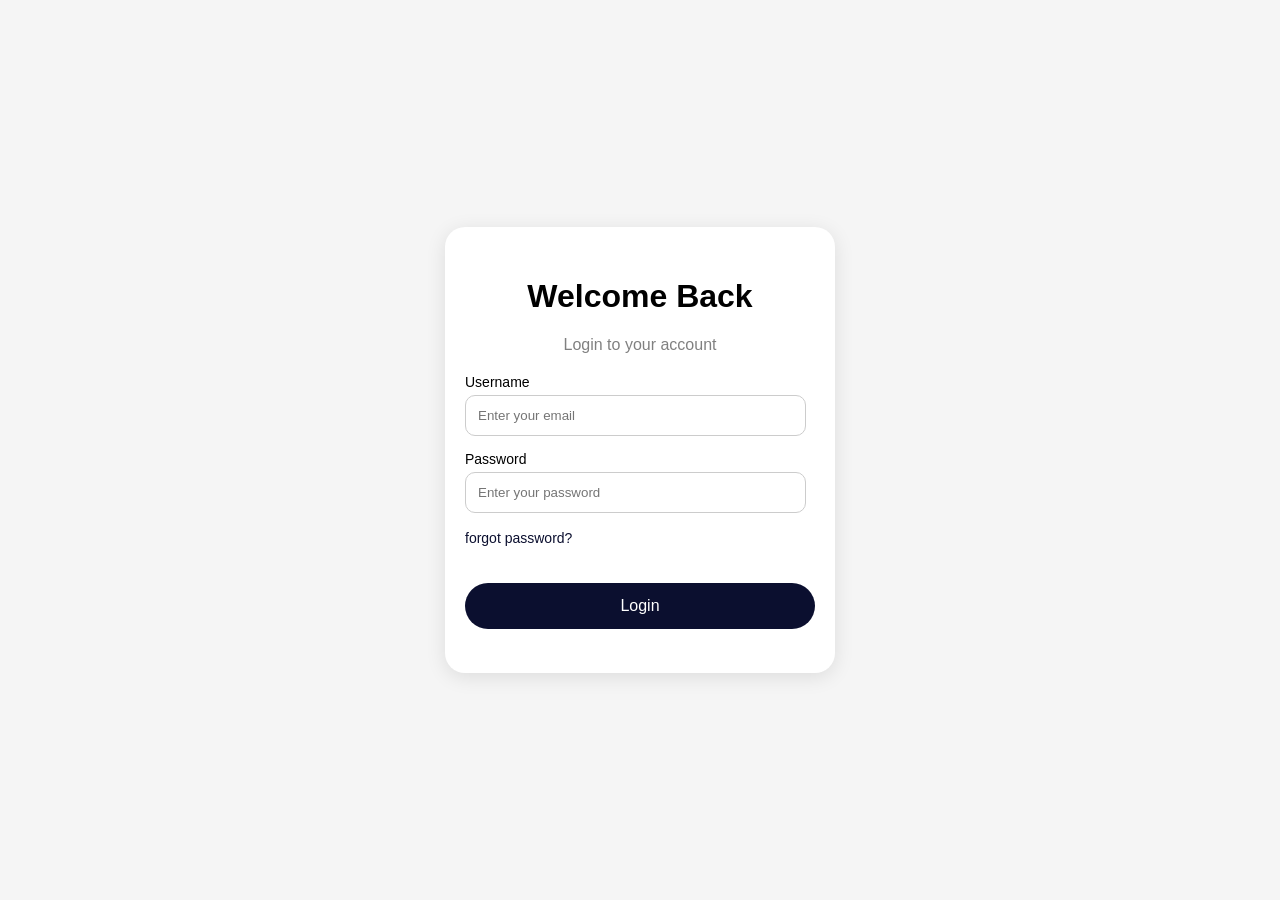
<file: login.html>
<!DOCTYPE html>
<html>
<head>
  <title>Login</title>
  <meta name="viewport" content="width=device-width, initial-scale=1.0">
  <link rel="stylesheet" href="style.css">
</head>
<body>

  <div class="container">
    <div class="card">

      <h1>Welcome Back</h1>
      <p class="subtitle">Login to your account</p>

      <label>Username</label>
      <input id="username" type="text" placeholder="Enter your email">

      <label>Password</label>
      <input id="password" type="password" placeholder="Enter your password">
      <p><a href="#">forgot password?</a></p>

      <button id="button">Login</button>
      <p id="message"></p>
    </div>
  </div>
  
</body>
<script src="login.js"></script>
</html>
</file>
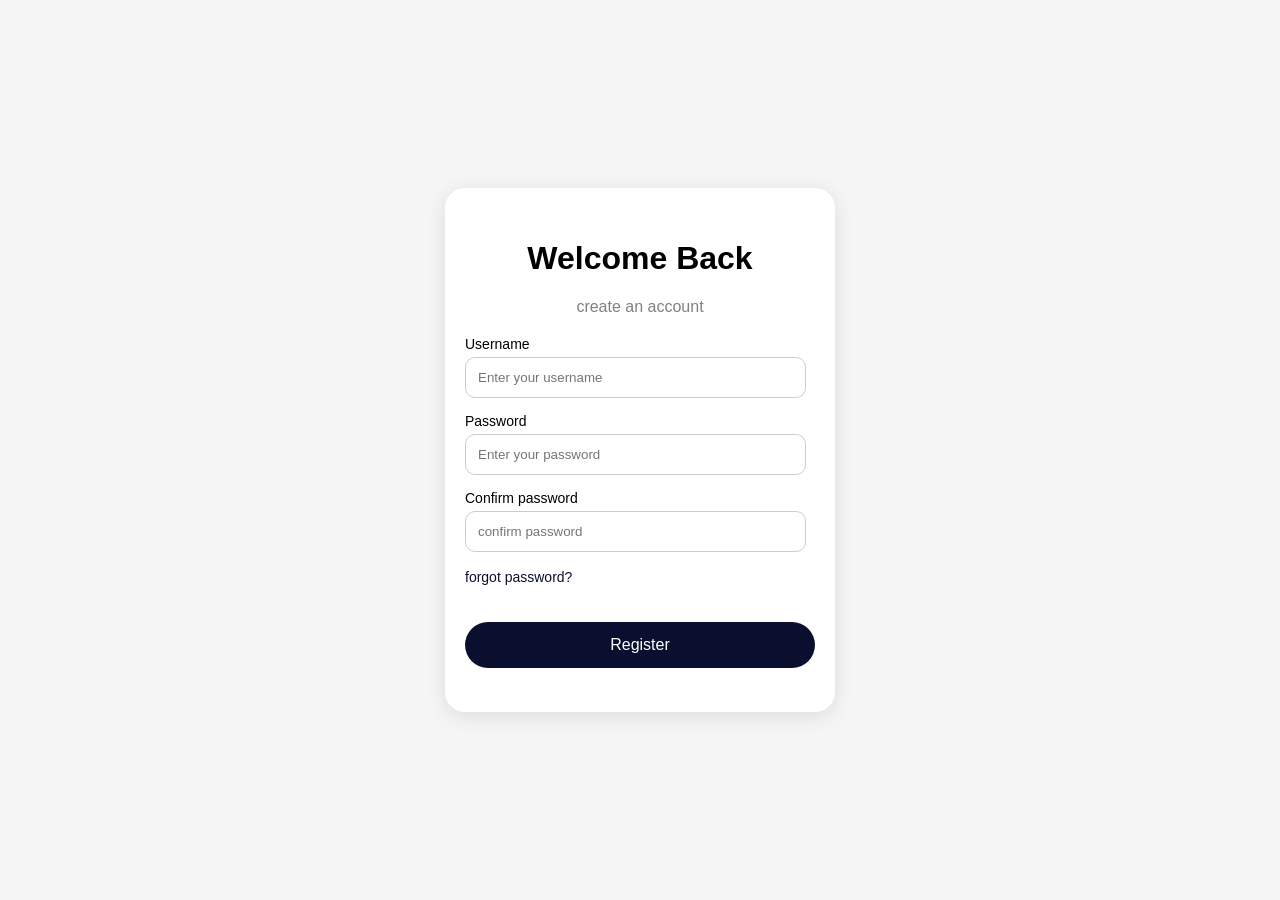
<file: register.html>
<!DOCTYPE html>
<html>
<head>
  <title>Register</title>
  <meta name="viewport" content="width=device-width, initial-scale=1.0">
  <link rel="stylesheet" href="style.css">
</head>
<body>

  <div class="container">
    <div class="card">

      <h1>Welcome Back</h1>
      <p class="subtitle"">create an account</p>

      <label>Username</label>
      <input type="username" placeholder="Enter your username" id="username">

      <label>Password</label>
      <input id="password"  type="password" placeholder="Enter your password">
      <label>Confirm password</label>
      <input id="confirm_password" type="password" placeholder="confirm password">
      <p><a href="login.html">forgot password?</a></p>

      <button id="registerBtn">Register</button>
      <p id="message"></p>
    </div>
  </div>
  
</body>
<script type="module" src="register.js"></script>
</html>
</file>
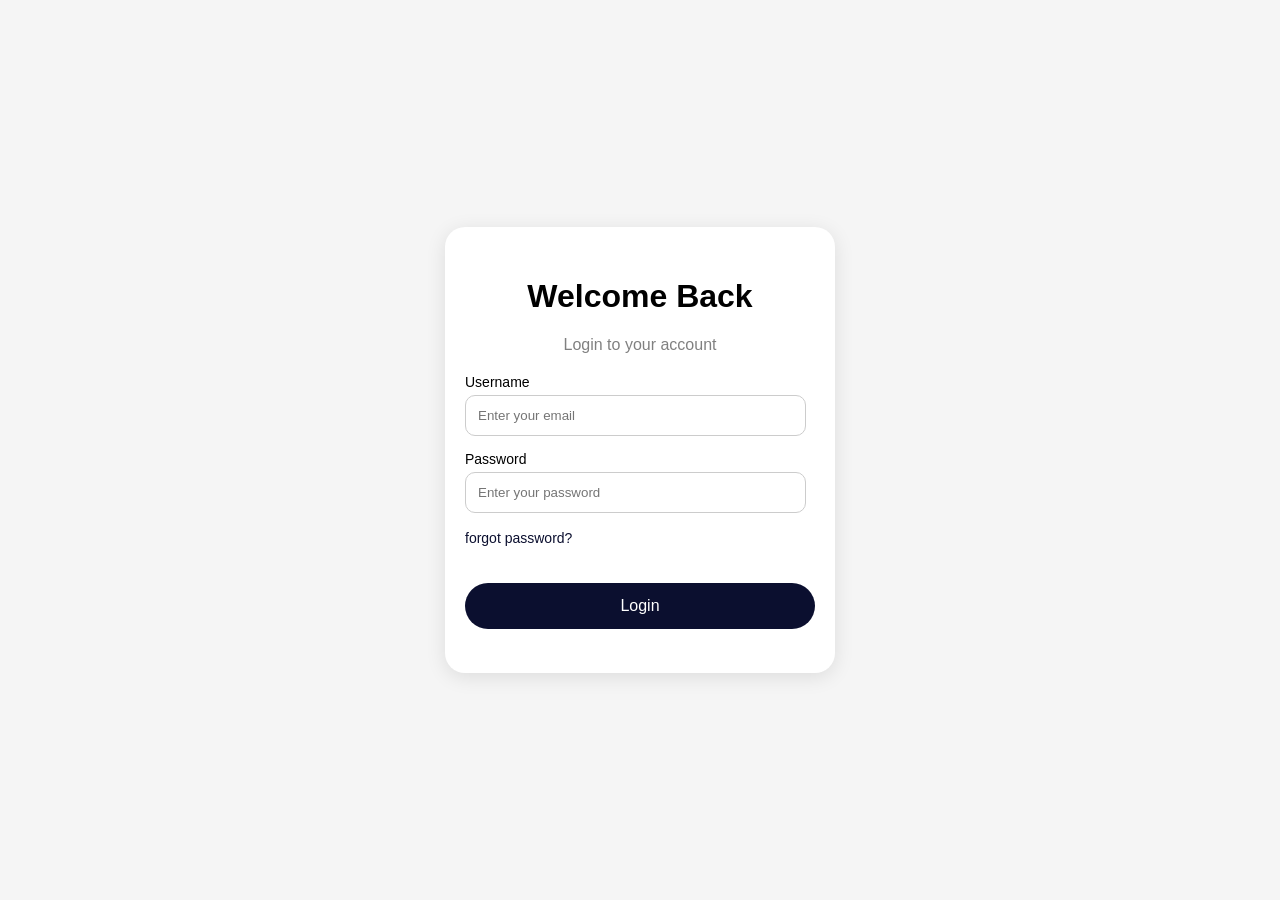
<file: todo.html>
<!DOCTYPE html>
<html lang="en">
<head>
    <link rel="stylesheet" href="todo.css">
    <meta charset="UTF-8">
    <meta name="viewport" content="width=device-width, initial-scale=1.0">
    <title>Todo App</title>
</head>
<body>
    <div class="main_container">
        
        <div class="todo_card">

            <h1 class="title">
                Todo App
            </h1>

            <input class="search_box" type="text" id="taskInput" placeholder="Enter Task ">
            <div class="tasks">
                
                <div class="task">
                    
                    <div id="taskList"> </div>
                    <hr>
                    <time id="time"></time>
                </div>

            <button id="addBtn" class="task_btn">
                Add New Task
            </button>
    </div>
</div>

<script type="module" src="dashboard.js"></script>
</body>
</html>
</file>
<file: style.css>
body {
  margin: 0;
  font-family: Arial, sans-serif;
  background-color: #f5f5f5;
}

.container {
  display: flex;
  justify-content: center;
  align-items: center;
  height: 100vh;
}

.card {
  width: 90%;
  max-width: 350px;
  background: white;
  padding: 30px 20px;
  border-radius: 20px;
  box-shadow: 0 4px 20px rgba(0,0,0,0.1);
}

h1 {
  text-align: center;
}

.subtitle {
  text-align: center;
  color: gray;
  margin-bottom: 20px;
}

label {
  display: block;
  margin-top: 15px;
  font-size: 14px;
}

input {
  width: 90%;
  padding: 12px;
  margin-top: 5px;
  border-radius: 10px;
  border: 1px solid #ccc;
}

button {
  width: 100%;
  margin-top: 20px;
  padding: 14px;
  border: none;
  border-radius: 30px;
  background-color: #0b0f2f;
  color: white;
  font-size: 16px;
  cursor: pointer;
  transition: 0.3s;
}

button:hover {
  opacity: 0.9;
}

button:active {
  transform: scale(0.98);
}
input:focus {
  outline: none;
  border-color: #0b0f2f;
}

a, #message{
  text-decoration: none;
  color: #0b0f2f;
  text-align: center;
  font-size: 14px;
}

a:hover{
  opacity: 0.5;
}
</file>
<file: todo.css>
body{
    margin: 0;
    font-family: Arial, sans-serif;
    background-color: #f5f5f5;
}


.task_btn{
  width: 100%;
  margin-top: 20px;
  padding: 14px;
  border: none;
  border-radius: 30px;
  background-color: #0b0f2f;
  color: white;
  font-size: 16px;
  cursor: pointer;
  transition: 0.3s;
}

.task_btn:hover{
    opacity: 0.9;
}

#new_task{
    width: 100%;
}

.main_container{
    display: flex;
    justify-content: center;
    align-items: center;
    height: 100vh;
}

.todo_card{
    width: 90%;
    max-width: 450px;
    background: white;
    padding: 30px 20px;
    border-radius: 20px;
    box-shadow: 0 4px 20px rgba(0,0,0,0.1);
}
.search_box {
    max-width: 100%;
    padding: 12px;
    margin-top: 5px;
    border-radius: 10px;
    border: 1px solid #ccc;
    margin-bottom: 8px;
} 

.task_btn:hover{
    opacity: 0.9;
}

.task{
    display: flex;
    align-items: center;
    justify-content: left;
    padding: 12px;
    font-size: 18px;
}

time{
    padding: 12px;
}

#deleteBtn{
    padding: 8px;
    font-size: 30px;
    color: #000000;
    border-radius: 60px;
    cursor: pointer;
}
</file>
